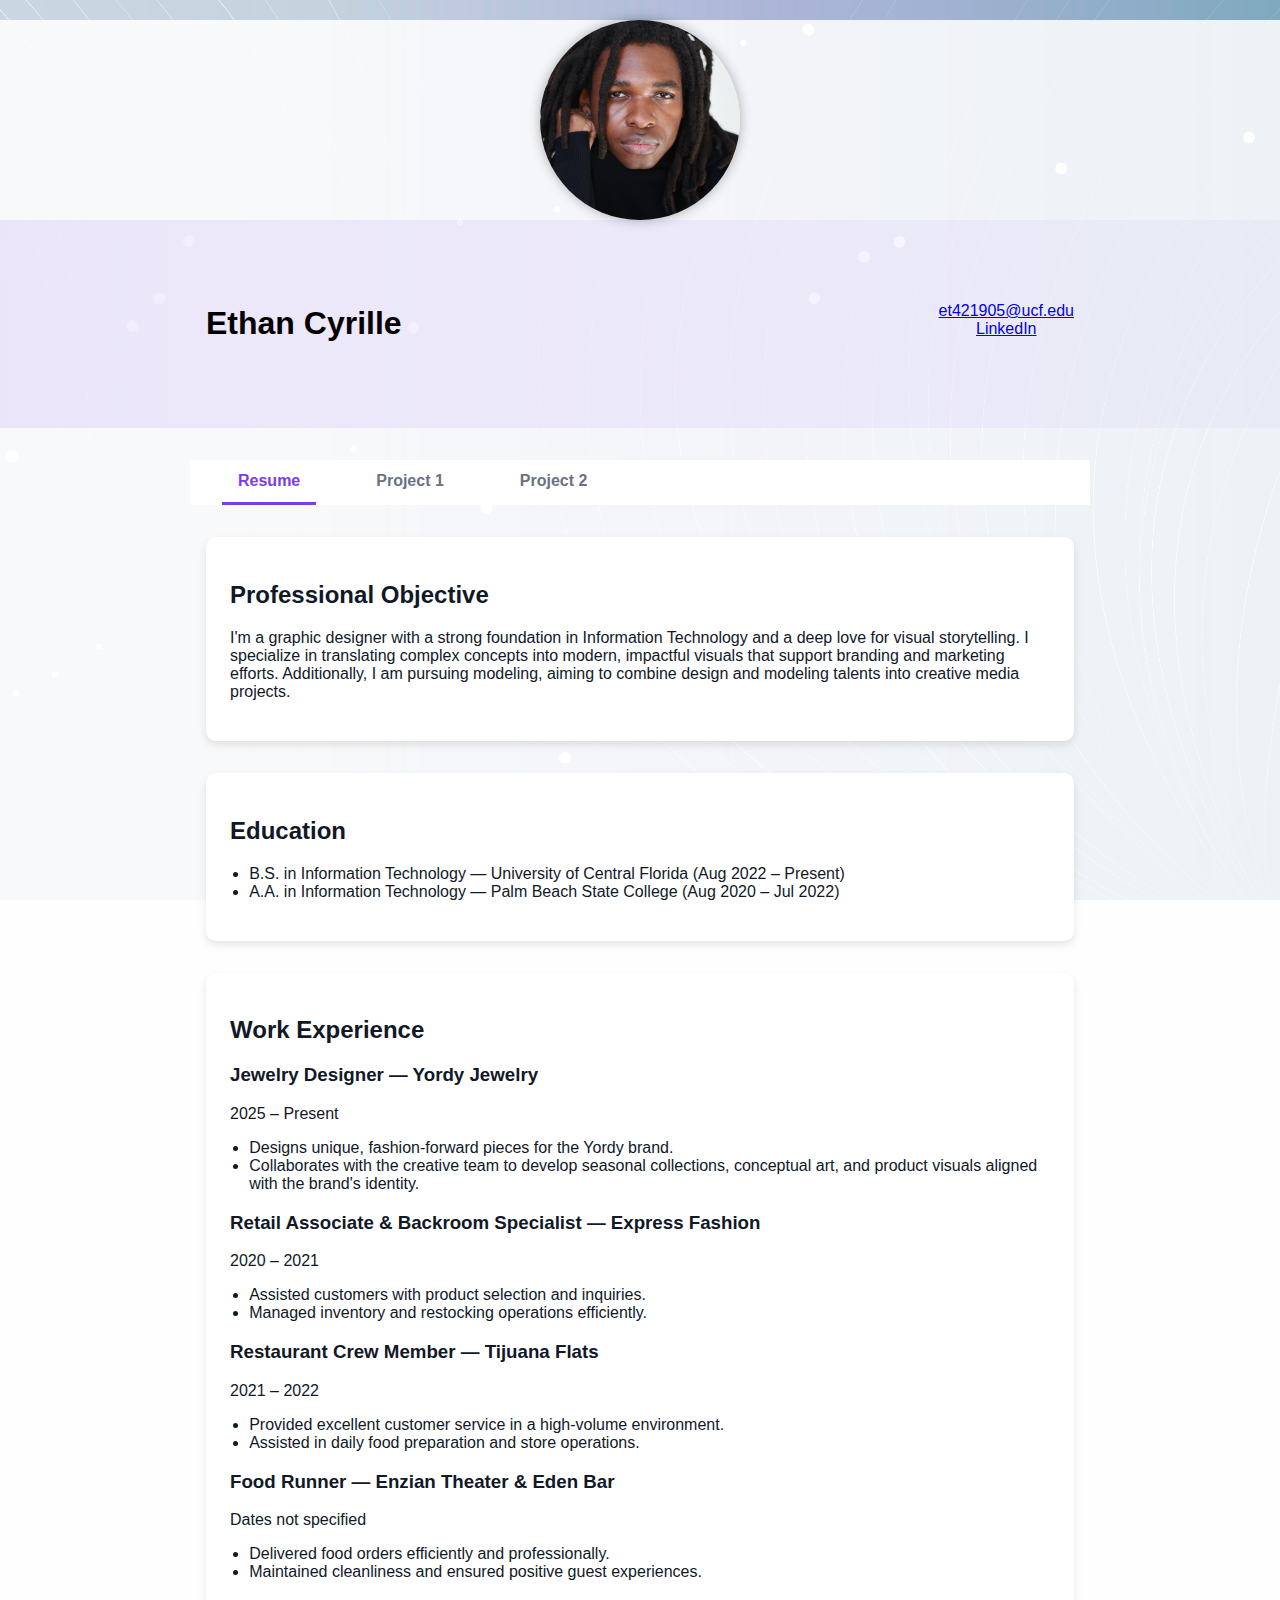
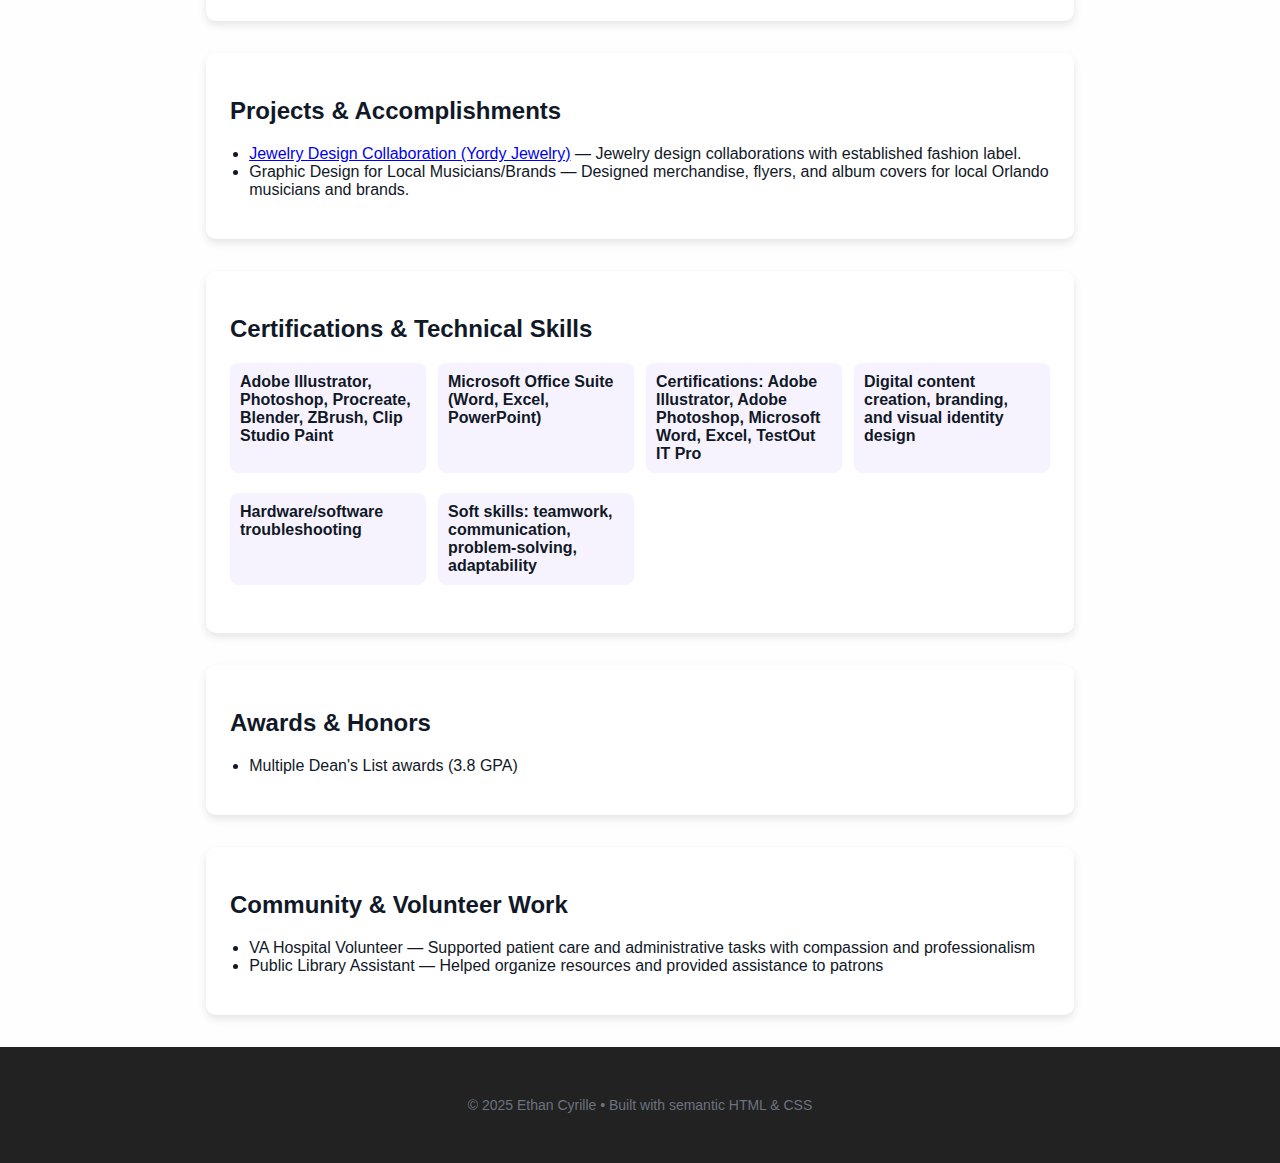
<file: Resume Website/index.html>
<!doctype html>
<html lang="en">
<head>
  <meta charset="utf-8">
  <meta name="viewport" content="width=device-width, initial-scale=1">
  <title>Ethan Cyrille — Resume</title>
  <link rel="stylesheet" href="style.css">
  <style>
    html, body { height: 100%; margin:0; padding:0; font-family: Arial, sans-serif; }
    body {
      background-image: url('background.jpg');
      background-size: cover;
      background-position: center;
      background-repeat: no-repeat;
      background-attachment: fixed;
    }
    .bg-overlay {
      background: rgba(255,255,255,0.85);
      min-height: 100%;
    }
    .container { max-width: 900px; margin: 2rem auto; padding: 0 1rem; }
    header, footer { text-align: center; padding: 1rem 0; background-color: #222; color: #fff; }
    nav a { margin: 0 1rem; color: #fff; text-decoration: none; font-weight: bold; }
    .card { background-color: #fff; padding: 1.5rem; margin-bottom: 2rem; border-radius: 10px; box-shadow: 0 4px 8px rgba(0,0,0,0.1); }
    .headshot-container { display: flex; justify-content: center; margin-top: 20px; }
    .headshot-container img { max-width: 200px; border-radius: 50%; box-shadow: 0 0 12px rgba(0,0,0,0.3); }
    ul { padding-left: 1.2rem; }
    .skills-grid li { margin-bottom: 0.5rem; }
  </style>
</head>
<body>
<div class="bg-overlay">
  <div class='headshot-container'><img src='headshot.jpg' alt='Profile Photo'></div>

  <header class="site-header">
    <div class="container header-grid" style="text-align:center;">
      <h1 style="color:#000;">Ethan Cyrille</h1>
      <p style="margin-top:0.5rem;">
        <a href="mailto:et421905@ucf.edu">et421905@ucf.edu</a><br>
        <a href="https://www.linkedin.com/in/ethan-cyrille-ab599035b/" target="_blank" rel="noopener">LinkedIn</a>
      </p>
    </div>
  </header>

  <nav class="nav container">
    <a href="index.html" aria-current="page">Resume</a>
    <a href="project1.html">Project 1</a>
    <a href="project2.html">Project 2</a>
  </nav>

  <main class="container">
    <section class="card">
      <h2>Professional Objective</h2>
      <p>I'm a graphic designer with a strong foundation in Information Technology and a deep love for visual storytelling. I specialize in translating complex concepts into modern, impactful visuals that support branding and marketing efforts. Additionally, I am pursuing modeling, aiming to combine design and modeling talents into creative media projects.</p>
    </section>

    <section class="card">
      <h2>Education</h2>
      <ul>
        <li>B.S. in Information Technology — University of Central Florida (Aug 2022 – Present)</li>
        <li>A.A. in Information Technology — Palm Beach State College (Aug 2020 – Jul 2022)</li>
      </ul>
    </section>

    <section class="card">
      <h2>Work Experience</h2>
      <article>
        <h3>Jewelry Designer — Yordy Jewelry</h3>
        <p class='muted'>2025 – Present</p>
        <ul>
          <li>Designs unique, fashion-forward pieces for the Yordy brand.</li>
          <li>Collaborates with the creative team to develop seasonal collections, conceptual art, and product visuals aligned with the brand's identity.</li>
        </ul>
      </article>
      <article>
        <h3>Retail Associate & Backroom Specialist — Express Fashion</h3>
        <p class='muted'>2020 – 2021</p>
        <ul>
          <li>Assisted customers with product selection and inquiries.</li>
          <li>Managed inventory and restocking operations efficiently.</li>
        </ul>
      </article>
      <article>
        <h3>Restaurant Crew Member — Tijuana Flats</h3>
        <p class='muted'>2021 – 2022</p>
        <ul>
          <li>Provided excellent customer service in a high-volume environment.</li>
          <li>Assisted in daily food preparation and store operations.</li>
        </ul>
      </article>
      <article>
        <h3>Food Runner — Enzian Theater & Eden Bar</h3>
        <p class='muted'>Dates not specified</p>
        <ul>
          <li>Delivered food orders efficiently and professionally.</li>
          <li>Maintained cleanliness and ensured positive guest experiences.</li>
        </ul>
      </article>
    </section>

    <section class="card">
      <h2>Projects & Accomplishments</h2>
      <ul>
        <li><a href='project1.html'>Jewelry Design Collaboration (Yordy Jewelry)</a> — Jewelry design collaborations with established fashion label.</li>
        <li>Graphic Design for Local Musicians/Brands — Designed merchandise, flyers, and album covers for local Orlando musicians and brands.</li>
      </ul>
    </section>

    <section class="card">
      <h2>Certifications & Technical Skills</h2>
      <ul class="skills-grid">
        <li>Adobe Illustrator, Photoshop, Procreate, Blender, ZBrush, Clip Studio Paint</li>
        <li>Microsoft Office Suite (Word, Excel, PowerPoint)</li>
        <li>Certifications: Adobe Illustrator, Adobe Photoshop, Microsoft Word, Excel, TestOut IT Pro</li>
        <li>Digital content creation, branding, and visual identity design</li>
        <li>Hardware/software troubleshooting</li>
        <li>Soft skills: teamwork, communication, problem-solving, adaptability</li>
      </ul>
    </section>

    <section class="card">
      <h2>Awards & Honors</h2>
      <ul><li>Multiple Dean's List awards (3.8 GPA)</li></ul>
    </section>

    <section class="card">
      <h2>Community & Volunteer Work</h2>
      <ul>
        <li>VA Hospital Volunteer — Supported patient care and administrative tasks with compassion and professionalism</li>
        <li>Public Library Assistant — Helped organize resources and provided assistance to patrons</li>
      </ul>
    </section>
  </main>

  <footer class="site-footer">
    <div class="container"><p>© 2025 Ethan Cyrille • Built with semantic HTML &amp; CSS</p></div>
  </footer>
</div>
</body>
</html>
</file>
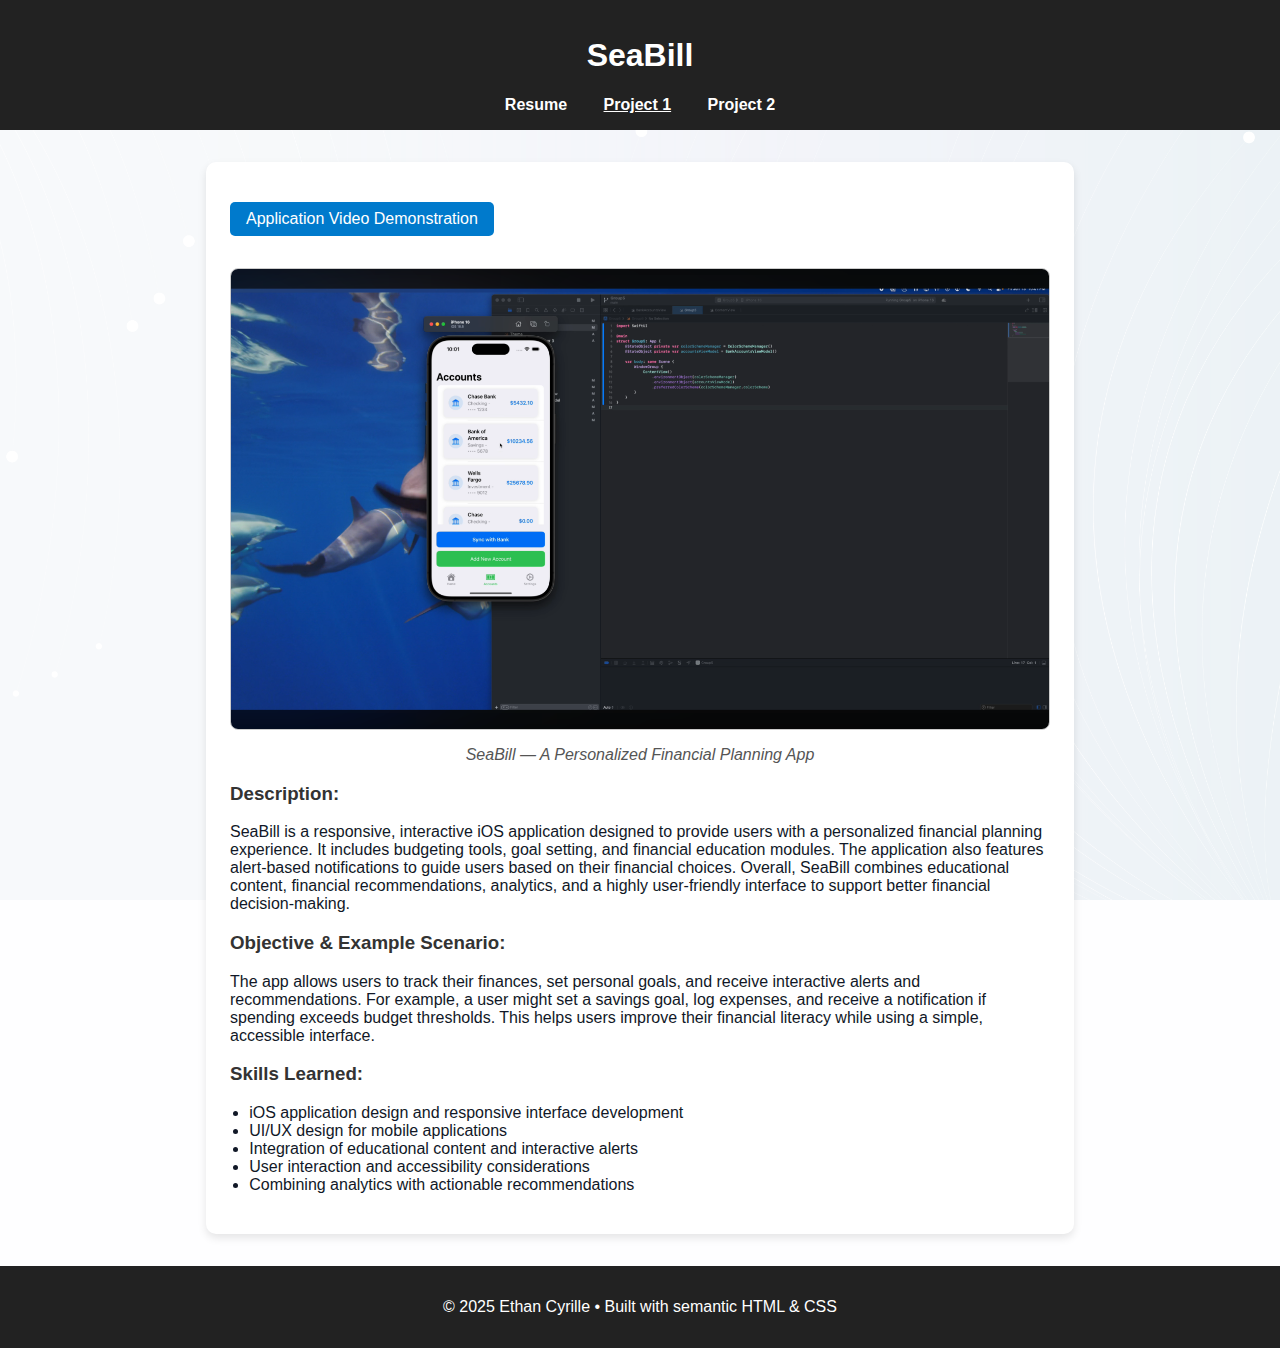
<file: Resume Website/project1.html>
<!doctype html>
<html lang="en">
<head>
  <meta charset="utf-8">
  <meta name="viewport" content="width=device-width, initial-scale=1">
  <title>Project 1: SeaBill</title>
  <link rel="stylesheet" href="style.css">
  <style>
    html, body { height:100%; margin:0; padding:0; font-family: Arial, sans-serif; }
    body {
      background-image: url('background.jpg');
      background-size: cover;
      background-position: center;
      background-repeat: no-repeat;
      background-attachment: fixed;
    }
    .bg-overlay {
      background: rgba(255,255,255,0.85);
      min-height: 100%;
    }
    .container { max-width: 900px; margin: 2rem auto; padding: 0 1rem; }
    header, footer { text-align: center; padding: 1rem 0; background-color: #222; color: #fff; }
    nav a { margin: 0 1rem; color: #fff; text-decoration: none; font-weight: bold; }
    nav a[aria-current="page"] { text-decoration: underline; }
    .card { background-color: #fff; padding: 1.5rem; margin-bottom: 2rem; border-radius: 10px; box-shadow: 0 4px 8px rgba(0,0,0,0.1); }
    .project-image img { max-width: 100%; height: auto; border-radius: 8px; border: 1px solid #ccc; margin-bottom: 0.5rem; display:block; margin-left:auto; margin-right:auto; }
    .image-caption { text-align:center; font-style:italic; color:#555; margin-bottom:1rem; }
    h2, h3 { color:#333; }
    ul { padding-left:1.2rem; }
    .visit-link {
      margin-bottom: 1rem;
      display: inline-block;
      background-color: #007acc;
      color: white;
      padding: 0.5rem 1rem;
      text-decoration: none;
      border-radius: 5px;
    }
    .visit-link:hover {
      background-color: #005fa3;
    }
  </style>
</head>
<body>
  <div class="bg-overlay">
    <header>
      <h1>SeaBill</h1>
      <nav>
        <a href="index.html">Resume</a>
        <a href="project1.html" aria-current="page">Project 1</a>
        <a href="project2.html">Project 2</a>
      </nav>
    </header>

    <main class="container">
      <article class="card">

        <!-- Video Link -->
        <p><a href="https://www.youtube.com/watch?app=desktop&v=lRSB-3X5wqM" target="_blank" class="visit-link">Application Video Demonstration</a></p>

        <!-- Project Image with Caption -->
        <div class="project-image">
          <img src="images/seabill.webp" alt="SeaBill iOS Application Screenshot">
          <p class="image-caption">SeaBill — A Personalized Financial Planning App</p>
        </div>

        <!-- Project Description -->
        <section>
          <h3>Description:</h3>
          <p>SeaBill is a responsive, interactive iOS application designed to provide users with a personalized financial planning experience. It includes budgeting tools, goal setting, and financial education modules. The application also features alert-based notifications to guide users based on their financial choices. Overall, SeaBill combines educational content, financial recommendations, analytics, and a highly user-friendly interface to support better financial decision-making.</p>
        </section>

        <!-- Objective -->
        <section>
          <h3>Objective & Example Scenario:</h3>
          <p>The app allows users to track their finances, set personal goals, and receive interactive alerts and recommendations. For example, a user might set a savings goal, log expenses, and receive a notification if spending exceeds budget thresholds. This helps users improve their financial literacy while using a simple, accessible interface.</p>
        </section>

        <!-- Skills Learned -->
        <section>
          <h3>Skills Learned:</h3>
          <ul>
            <li>iOS application design and responsive interface development</li>
            <li>UI/UX design for mobile applications</li>
            <li>Integration of educational content and interactive alerts</li>
            <li>User interaction and accessibility considerations</li>
            <li>Combining analytics with actionable recommendations</li>
          </ul>
        </section>

      </article>
    </main>

    <footer>
      <p>© 2025 Ethan Cyrille • Built with semantic HTML &amp; CSS</p>
    </footer>
  </div>
</body>
</html>
</file>
<file: Resume Website/style.css>
:root{
  --accent: #7c3aed;
  --bg: #f6f7fb;
  --card: #ffffff;
  --muted: #6b7280;
  --max-width: 1000px;
  --radius: 12px;
  --gap: 20px;
  --container-pad: 24px;
}
*{box-sizing:border-box}
body{margin:0;font-family:Arial, sans-serif;background:var(--bg);color:#111827;}
.container{max-width:var(--max-width);margin:0 auto;padding:var(--container-pad);}
.site-header{background:linear-gradient(90deg, rgba(124,58,237,0.1), rgba(124,58,237,0.04));padding:32px 0;}
.header-grid{display:flex;align-items:center;justify-content:space-between;gap:var(--gap);}
.header-grid .intro h1{margin:0;font-size:28px;}
.photo img{width:120px;height:120px;object-fit:cover;border-radius:16px;border:3px solid white;}
.nav{display:flex;gap:12px;background:white;}
.nav a{padding:12px 16px;text-decoration:none;color:var(--muted);font-weight:600;}
.nav a[aria-current="page"]{color:var(--accent);border-bottom:3px solid var(--accent);}
.card{background:var(--card);border-radius:var(--radius);padding:20px;margin:20px 0;}
.skills-grid{display:grid;grid-template-columns:repeat(auto-fit,minmax(180px,1fr));gap:12px;list-style:none;padding:0;}
.skills-grid li{background:rgba(124,58,237,0.06);padding:10px;border-radius:8px;font-weight:600;}
.site-footer{text-align:center;color:var(--muted);padding:18px 0;font-size:14px;}
@media(max-width:800px){.header-grid{flex-direction:column;align-items:flex-start}.photo img{width:100px;height:100px}}
</file>
